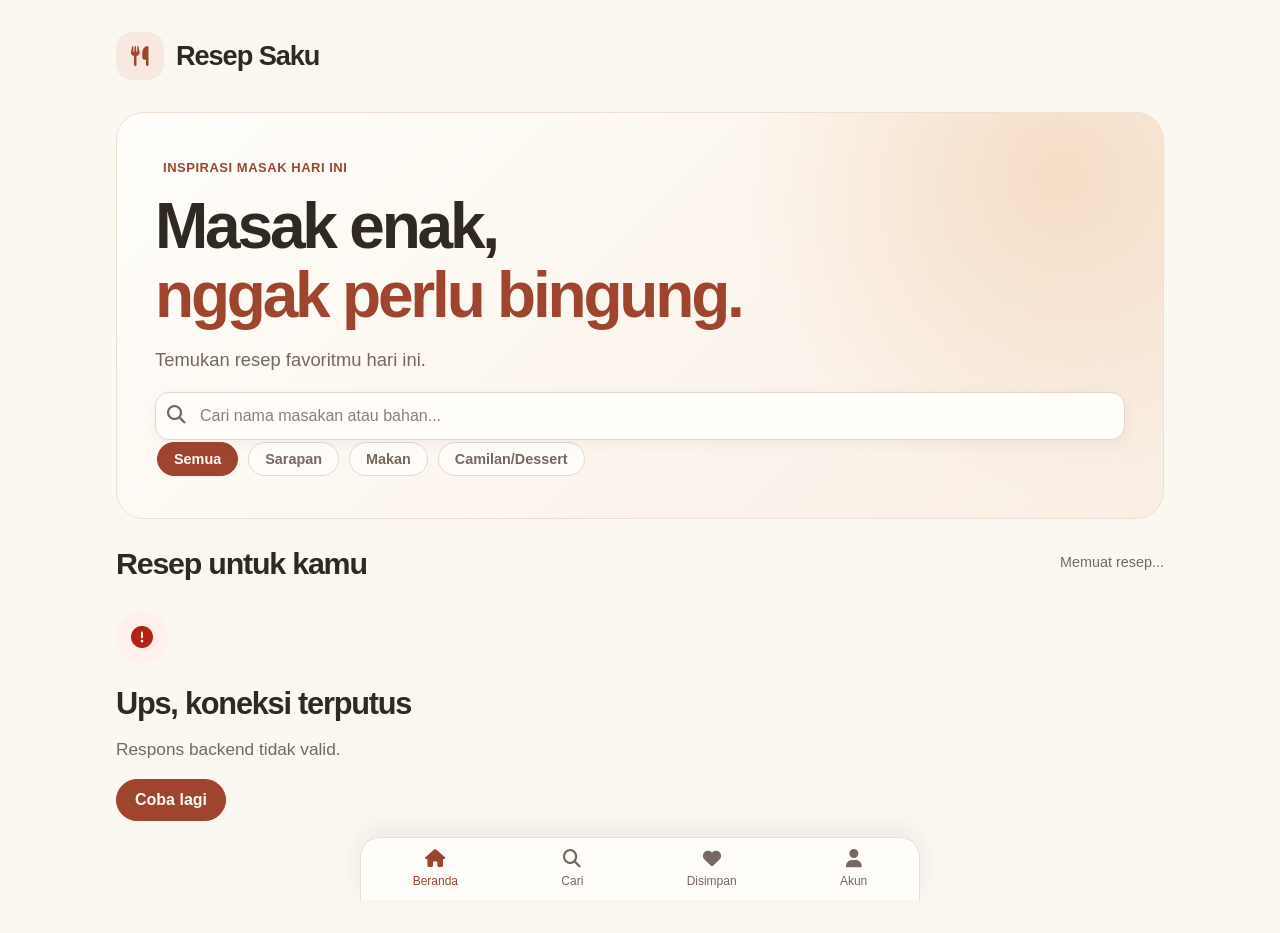
<file: index.html>
<!DOCTYPE html>
<html lang="id">
<head>
    <meta charset="UTF-8">
    <meta name="viewport" content="width=device-width, initial-scale=1.0">
    <meta name="description" content="Temukan resep masakan rumahan yang praktis dan mudah diikuti bersama Resep Saku.">
    <title>Resep Saku — Masak Enak, Nggak Perlu Bingung</title>
    <link rel="stylesheet" href="assets/css/style.css">
    <link rel="stylesheet" href="https://cdnjs.cloudflare.com/ajax/libs/font-awesome/6.4.0/css/all.min.css">
</head>
<body>
    <div class="app-container">
        <!-- Header -->
        <header class="page-header">
            <span class="brand-mark" aria-hidden="true"><i class="fas fa-utensils"></i></span>
            <h1>Resep Saku</h1>
        </header>

        <!-- Hero & Search -->
        <section class="hero-section">
            <span class="eyebrow"><i class="fas fa-sparkles" aria-hidden="true"></i> Inspirasi masak hari ini</span>
            <h2>Masak enak,<br><span>nggak perlu bingung.</span></h2>
            <p>Temukan resep favoritmu hari ini.</p>
            
            <label class="search-box">
                <i class="fas fa-search"></i>
                <input type="search" id="searchInput" placeholder="Cari nama masakan atau bahan..." autocomplete="off" aria-label="Cari resep">
            </label>

            <!-- Kategori -->
            <div class="category-tabs">
                <button class="tab-btn active" data-category="semua">Semua</button>
                <button class="tab-btn" data-category="Sarapan">Sarapan</button>
                <button class="tab-btn" data-category="Makan">Makan</button>
                <button class="tab-btn" data-category="Camilan">Camilan/Dessert</button>
            </div>
        </section>

        <!-- Hasil Resep -->
        <section class="recipes-section">
            <div class="section-header">
                <h3>Resep untuk kamu</h3>
                <span class="recipe-count" aria-live="polite">Memuat resep...</span>
            </div>

            <!-- Skeleton Loading -->
            <div id="loadingState" class="loading-container">
                <div class="skeleton-card"></div>
                <div class="skeleton-card"></div>
                <div class="skeleton-card"></div>
                <div class="skeleton-card"></div>
            </div>

            <!-- Daftar Resep -->
            <div id="recipesContainer" class="recipes-grid hidden">
                <!-- Diisi oleh JavaScript -->
            </div>

            <!-- Kosong / Tidak Ditemukan -->
            <div id="emptyState" class="state-container hidden">
                <div class="state-icon">
                    <i class="fas fa-search"></i>
                </div>
                <h3>Resep belum ditemukan</h3>
                <p>Coba kata kunci lain, misalnya "ayam", "telur", atau "sayur".</p>
                <button id="clearSearch" class="btn-primary">Hapus pencarian</button>
            </div>

            <!-- Error Koneksi -->
            <div id="errorState" class="state-container hidden">
                <div class="state-icon error">
                    <i class="fas fa-exclamation-circle"></i>
                </div>
                <h3>Ups, koneksi terputus</h3>
                <p>Kami belum bisa memuat resep. Periksa internet lalu coba lagi.</p>
                <button id="retryBtn" class="btn-primary">Coba lagi</button>
            </div>
        </section>

        <!-- Navigasi Bawah -->
        <nav class="bottom-nav">
            <a href="index.html" class="nav-item active">
                <i class="fas fa-home"></i>
                <span>Beranda</span>
            </a>
            <a href="#searchInput" class="nav-item">
                <i class="fas fa-search"></i>
                <span>Cari</span>
            </a>
            <a href="saved.html" class="nav-item">
                <i class="fas fa-heart"></i>
                <span>Disimpan</span>
            </a>
            <a href="login.html" class="nav-item">
                <i class="fas fa-user"></i>
                <span>Akun</span>
            </a>
        </nav>
    </div>

    <script src="assets/js/script.js"></script>
</body>
</html>
</file>
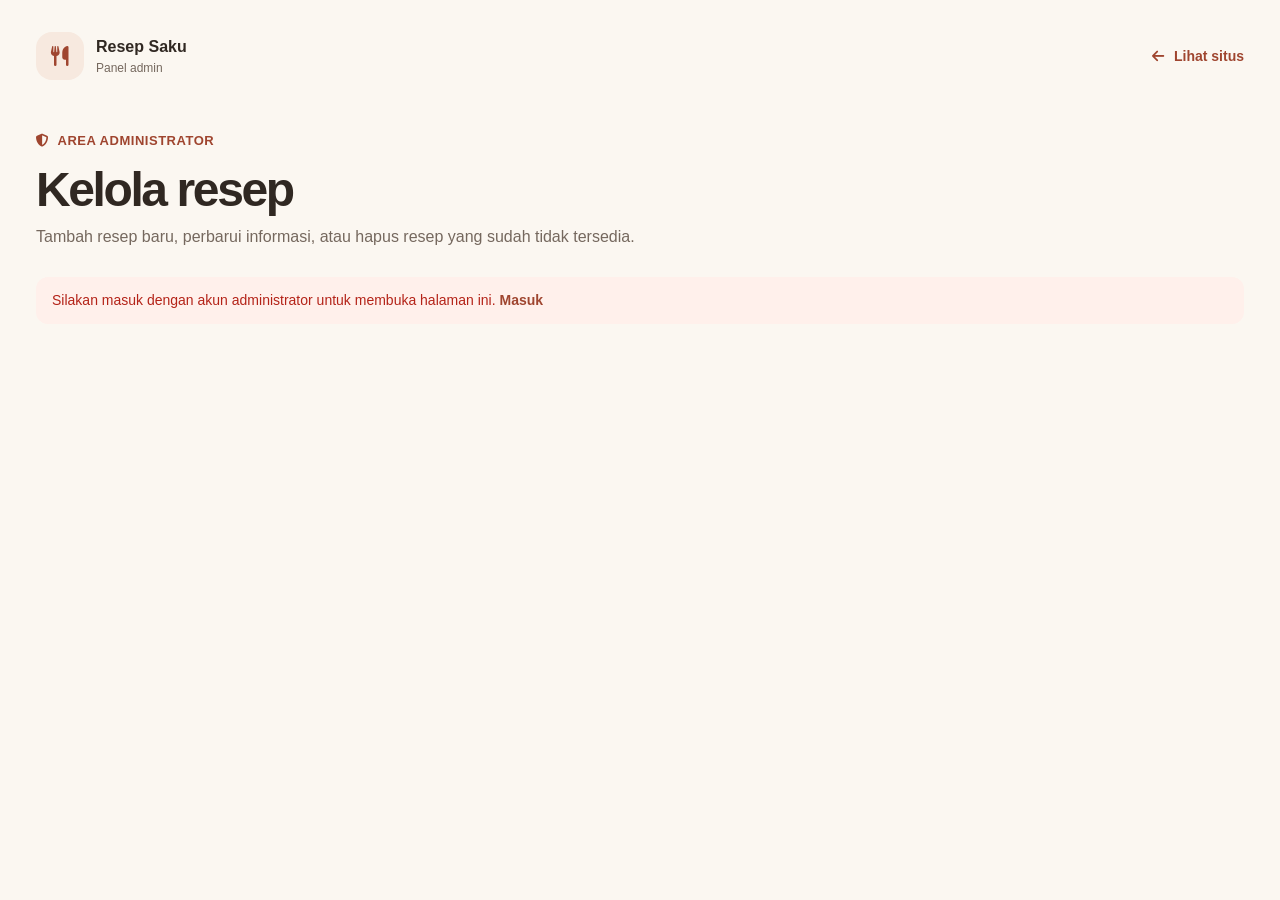
<file: admin.html>
<!DOCTYPE html>
<html lang="id">
<head>
    <meta charset="UTF-8">
    <meta name="viewport" content="width=device-width, initial-scale=1.0">
    <meta name="description" content="Kelola resep di Resep Saku.">
    <title>Kelola Resep — Resep Saku</title>
    <link rel="stylesheet" href="assets/css/style.css">
    <link rel="stylesheet" href="https://cdnjs.cloudflare.com/ajax/libs/font-awesome/6.4.0/css/all.min.css">
</head>
<body>
    <main class="app-container admin-container">
        <header class="admin-topbar">
            <a href="index.html" class="brand-link">
                <span class="brand-mark" aria-hidden="true"><i class="fas fa-utensils"></i></span>
                <span>Resep Saku <small>Panel admin</small></span>
            </a>
            <div class="admin-top-actions">
                <a href="index.html" class="admin-text-link"><i class="fas fa-arrow-left"></i> Lihat situs</a>
                <button type="button" id="adminLogout" class="btn-secondary hidden"><i class="fas fa-right-from-bracket"></i> Keluar</button>
            </div>
        </header>

        <section class="admin-intro">
            <p class="eyebrow"><i class="fas fa-shield-halved" aria-hidden="true"></i> Area administrator</p>
            <h1>Kelola resep</h1>
            <p>Tambah resep baru, perbarui informasi, atau hapus resep yang sudah tidak tersedia.</p>
        </section>

        <p id="adminStatus" class="admin-status hidden" role="status" aria-live="polite"></p>

        <section id="adminWorkspace" class="admin-layout hidden">
            <div class="admin-panel recipe-form-panel">
                <div class="admin-panel-heading">
                    <div>
                        <p class="eyebrow">Formulir resep</p>
                        <h2 id="recipeFormTitle">Tambah resep</h2>
                    </div>
                    <button type="button" id="resetRecipeForm" class="btn-secondary">Bersihkan</button>
                </div>

                <form id="adminRecipeForm">
                    <input type="hidden" id="adminRecipeId">
                    <div class="admin-form-grid">
                        <div class="form-group admin-span-2">
                            <label for="adminTitle">Nama resep</label>
                            <input type="text" id="adminTitle" maxlength="150" required>
                        </div>
                        <div class="form-group">
                            <label for="adminTime">Waktu (menit)</label>
                            <input type="number" id="adminTime" min="0" max="65535" value="15" required>
                        </div>
                        <div class="form-group">
                            <label for="adminCategory">Kategori</label>
                            <select id="adminCategory" required>
                                <option value="Sarapan">Sarapan</option>
                                <option value="Makan" selected>Makan</option>
                                <option value="Camilan">Camilan/Dessert</option>
                            </select>
                        </div>
                        <div class="form-group">
                            <label for="adminDifficulty">Tingkat kesulitan</label>
                            <select id="adminDifficulty" required>
                                <option value="Mudah" selected>Mudah</option>
                                <option value="Sedang">Sedang</option>
                                <option value="Sulit">Sulit</option>
                            </select>
                        </div>
                        <div class="form-group admin-span-2">
                            <label for="adminDescription">Deskripsi</label>
                            <textarea id="adminDescription" rows="3" maxlength="5000" placeholder="Ceritakan singkat tentang resep ini"></textarea>
                        </div>
                        <div class="form-group admin-span-2">
                            <label for="adminImageUrl">URL gambar</label>
                            <input type="text" id="adminImageUrl" maxlength="500" placeholder="assets/img/contoh.jpg atau URL gambar">
                            <small class="field-help">Saat mengubah resep, URL kosong akan mempertahankan gambar saat ini.</small>
                        </div>
                        <div class="form-group admin-span-2" id="adminUploadGroup">
                            <label for="adminImageFile">Atau unggah gambar (opsional, maks. 5 MB)</label>
                            <input type="file" id="adminImageFile" accept="image/jpeg,image/png,image/webp">
                        </div>
                    </div>

                    <div class="admin-list-editor">
                        <div class="admin-panel-heading compact">
                            <div><h3>Bahan</h3><p>Isi nama dan takaran setiap bahan.</p></div>
                            <button type="button" class="btn-secondary add-row-btn" data-add-row="ingredients"><i class="fas fa-plus"></i> Tambah</button>
                        </div>
                        <div id="adminIngredients" class="admin-dynamic-list"></div>
                    </div>

                    <div class="admin-list-editor">
                        <div class="admin-panel-heading compact">
                            <div><h3>Cara memasak</h3><p>Urutan langkah mengikuti posisi dari atas ke bawah.</p></div>
                            <button type="button" class="btn-secondary add-row-btn" data-add-row="instructions"><i class="fas fa-plus"></i> Tambah</button>
                        </div>
                        <div id="adminInstructions" class="admin-dynamic-list"></div>
                    </div>

                    <div class="admin-form-actions">
                        <button type="submit" id="saveRecipeBtn" class="btn-primary"><i class="fas fa-floppy-disk"></i> Simpan resep</button>
                        <button type="button" id="cancelEditBtn" class="btn-secondary hidden">Batal mengubah</button>
                    </div>
                </form>
            </div>

            <section class="admin-panel admin-recipe-list">
                <div class="admin-panel-heading">
                    <div>
                        <p class="eyebrow">Data resep</p>
                        <h2>Resep tersedia</h2>
                    </div>
                    <button type="button" id="refreshRecipes" class="icon-action" aria-label="Muat ulang daftar resep"><i class="fas fa-rotate"></i></button>
                </div>
                <label class="search-box admin-search">
                    <i class="fas fa-search" aria-hidden="true"></i>
                    <input type="search" id="adminSearch" placeholder="Cari nama resep..." autocomplete="off" aria-label="Cari resep untuk dikelola">
                </label>
                <p id="adminRecipeCount" class="admin-count">Memuat resep...</p>
                <div id="adminRecipeList" class="admin-recipe-items"></div>
            </section>
        </section>
    </main>

    <template id="ingredientRowTemplate">
        <div class="admin-field-row admin-ingredient-row">
            <input type="text" data-field="name" maxlength="150" placeholder="Nama bahan" aria-label="Nama bahan" required>
            <input type="text" data-field="amount" maxlength="100" placeholder="Takaran" aria-label="Takaran bahan" required>
            <button type="button" class="icon-action remove-row-btn" aria-label="Hapus bahan"><i class="fas fa-trash"></i></button>
        </div>
    </template>
    <template id="instructionRowTemplate">
        <div class="admin-field-row admin-instruction-row">
            <span class="step-number" aria-hidden="true"></span>
            <textarea data-field="description" rows="2" maxlength="10000" placeholder="Jelaskan langkah memasak" aria-label="Langkah memasak" required></textarea>
            <button type="button" class="icon-action remove-row-btn" aria-label="Hapus langkah"><i class="fas fa-trash"></i></button>
        </div>
    </template>

    <script src="assets/js/script.js"></script>
</body>
</html>
</file>
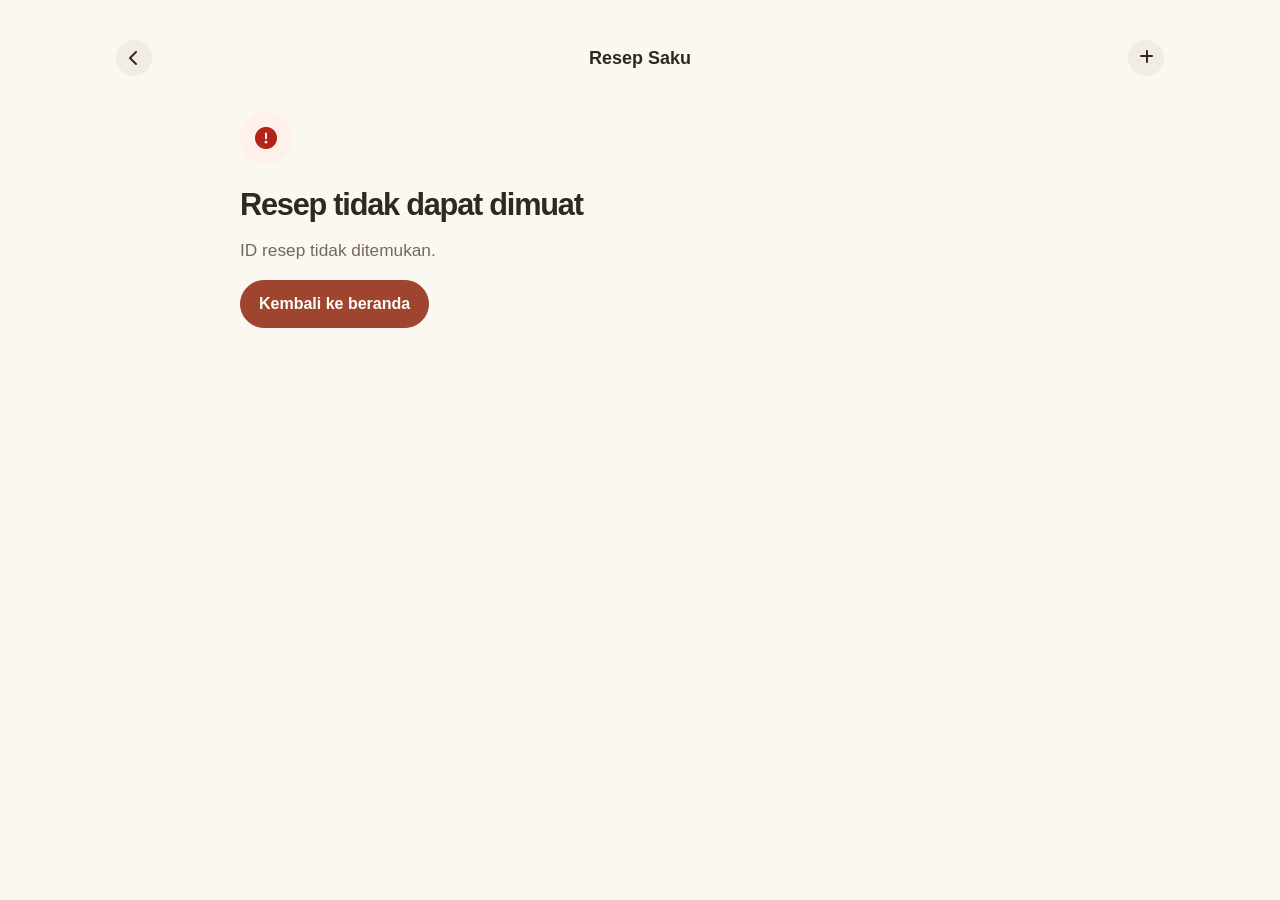
<file: detail.html>
<!DOCTYPE html>
<html lang="id">
<head>
    <meta charset="UTF-8">
    <meta name="viewport" content="width=device-width, initial-scale=1.0">
    <title>Detail Resep — Resep Saku</title>
    <link rel="stylesheet" href="assets/css/style.css">
    <link rel="stylesheet" href="https://cdnjs.cloudflare.com/ajax/libs/font-awesome/6.4.0/css/all.min.css">
</head>
<body>
    <div class="app-container">
        <header class="detail-header">
            <a href="index.html" class="back-btn"><i class="fas fa-chevron-left"></i></a>
            <h1>Resep Saku</h1>
            <button id="shareBtn" class="share-btn"><i class="fas fa-plus"></i></button>
        </header>

        <main class="detail-content">
            <a href="index.html" class="back-link">&larr; Kembali ke pencarian</a>

            <img id="recipeImage" src="assets/img/placeholder.svg" alt="Foto Resep" class="recipe-image">
            
            <div class="recipe-info">
                <h2 id="recipeTitle">Nasi Goreng Kampung</h2>
                <p id="recipeDesc">Praktis, gurih, cocok untuk menu sehari-hari.</p>
                
                <div class="recipe-meta">
                    <span class="tag time"><i class="fas fa-clock"></i> <span id="recipeTime">20 menit</span></span>
                    <span class="tag ingredients"><span id="recipeIngredientsCount">4 bahan</span></span>
                    <span class="tag difficulty" id="recipeDifficulty">Mudah</span>
                </div>
            </div>

            <div class="recipe-section">
                <h3>Bahan-bahan</h3>
                <p class="section-subtitle">4 bahan</p>
                <ul id="ingredientsList" class="ingredients-list">
                    <!-- Diisi JavaScript -->
                </ul>
            </div>

            <div class="recipe-section">
                <h3>Cara memasak</h3>
                <ol id="stepsList" class="steps-list">
                    <!-- Diisi JavaScript -->
                </ol>
            </div>
        </main>
    </div>

    <script src="assets/js/script.js"></script>
</body>
</html>
</file>
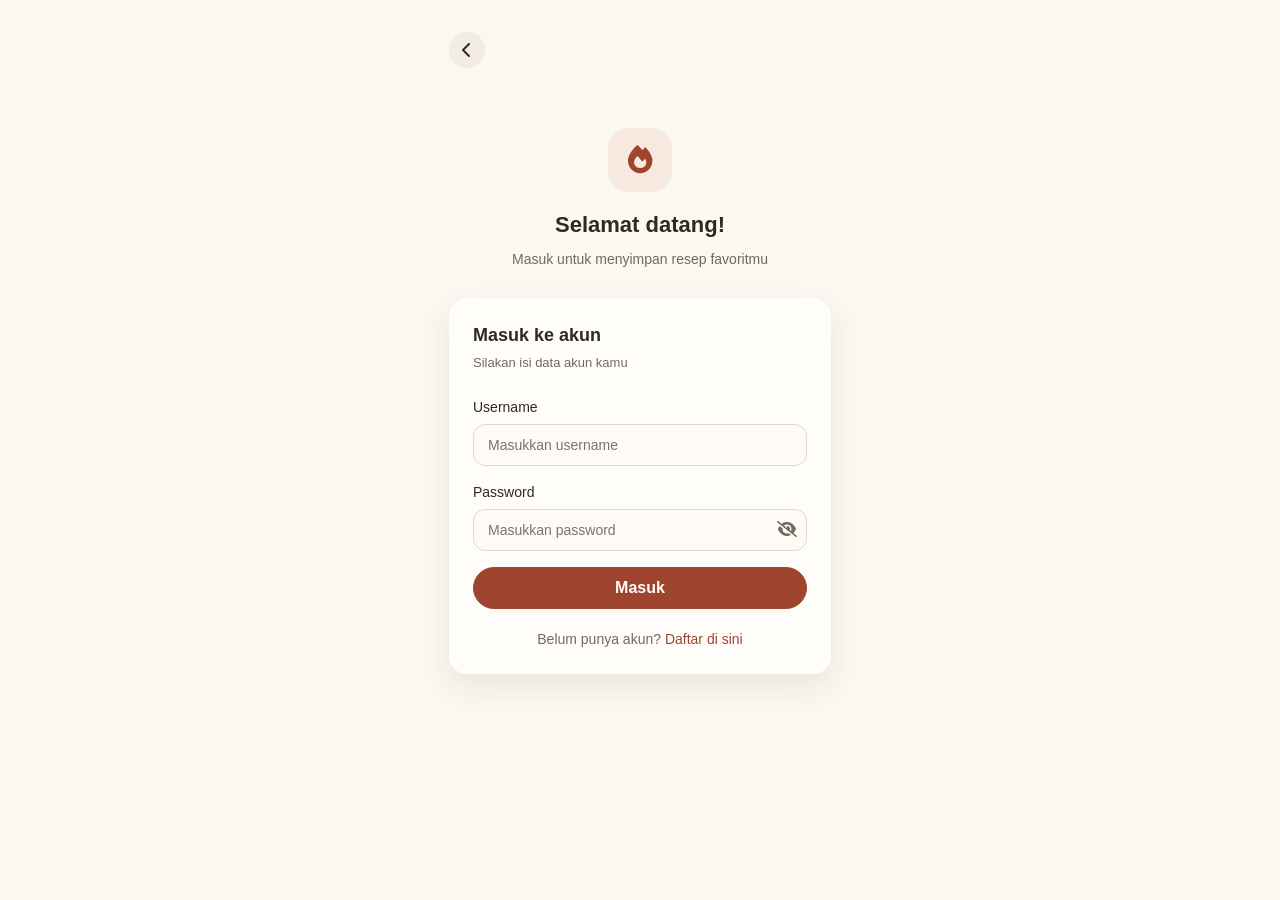
<file: login.html>
<!DOCTYPE html>
<html lang="id">
<head>
    <meta charset="UTF-8">
    <meta name="viewport" content="width=device-width, initial-scale=1.0">
    <title>Masuk — Resep Saku</title>
    <link rel="stylesheet" href="assets/css/style.css">
    <link rel="stylesheet" href="https://cdnjs.cloudflare.com/ajax/libs/font-awesome/6.4.0/css/all.min.css">
</head>
<body>
    <div class="auth-container">
        <!-- Tombol Kembali -->
        <a href="index.html" class="back-btn"><i class="fas fa-chevron-left"></i></a>

        <!-- Logo & Judul -->
        <div class="auth-header">
            <div class="logo-icon">
                <i class="fas fa-fire"></i>
            </div>
            <h1>Selamat datang!</h1>
            <p>Masuk untuk menyimpan resep favoritmu</p>
        </div>

        <!-- Form Login -->
        <div class="auth-card">
            <h2>Masuk ke akun</h2>
            <p class="subtext">Silakan isi data akun kamu</p>

            <form id="loginForm">
                <div class="form-group">
                    <label for="username">Username</label>
                    <input type="text" id="username" name="username" placeholder="Masukkan username" autocomplete="username" maxlength="50" required>
                </div>

                <div class="form-group">
                    <label for="password">Password</label>
                    <div class="password-wrapper">
                        <input type="password" id="password" name="password" placeholder="Masukkan password" autocomplete="current-password" required>
                        <button type="button" id="togglePassword" class="eye-btn" aria-label="Tampilkan password">
                            <i class="fas fa-eye-slash"></i>
                        </button>
                    </div>
                </div>

                <button type="submit" class="btn-primary full-width">Masuk</button>
            </form>

            <p class="auth-link">Belum punya akun? <a href="register.html">Daftar di sini</a></p>
        </div>
    </div>

    <script src="assets/js/script.js"></script>
</body>
</html>
</file>
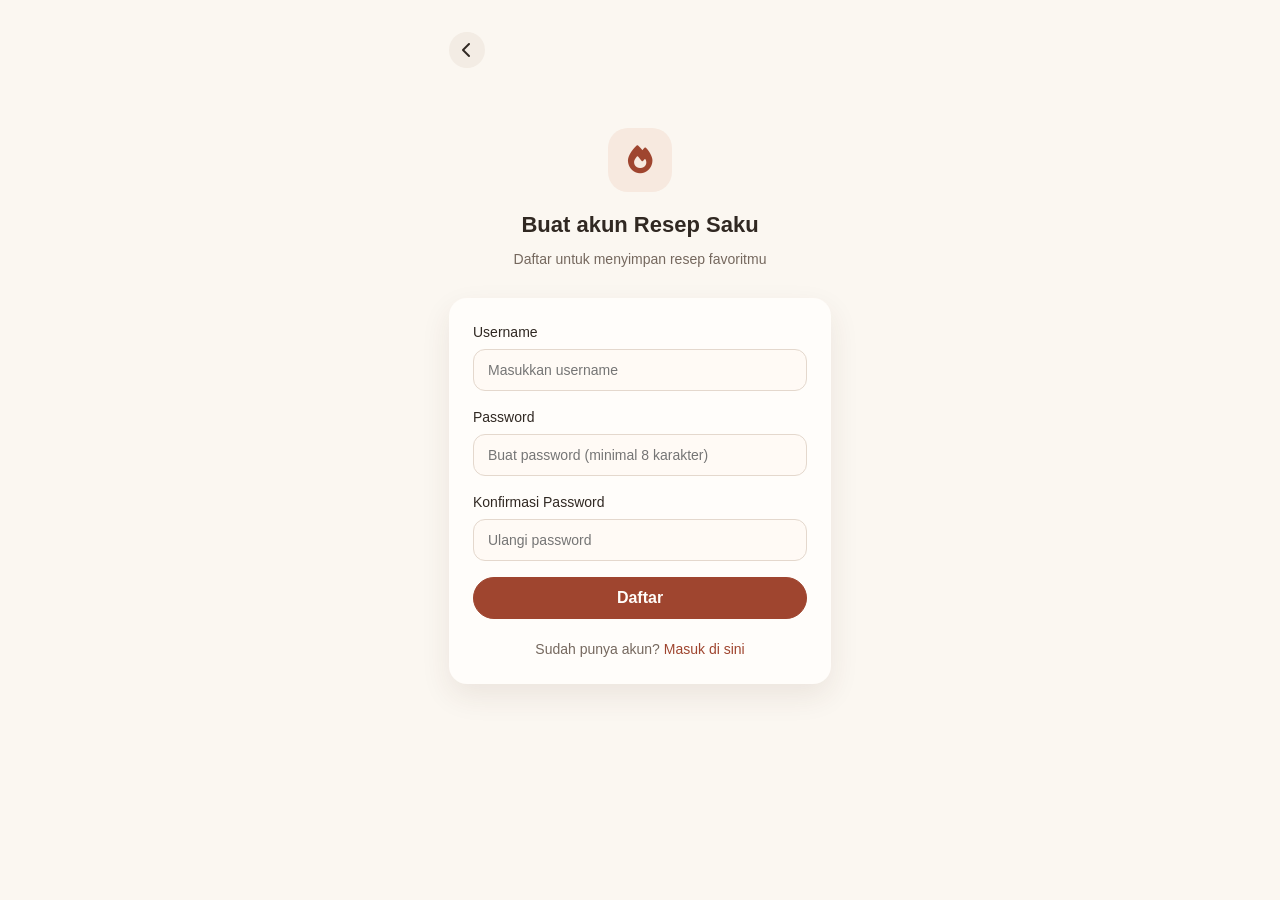
<file: register.html>
<!DOCTYPE html>
<html lang="id">
<head>
    <meta charset="UTF-8">
    <meta name="viewport" content="width=device-width, initial-scale=1.0">
    <title>Daftar — Resep Saku</title>
    <link rel="stylesheet" href="assets/css/style.css">
    <link rel="stylesheet" href="https://cdnjs.cloudflare.com/ajax/libs/font-awesome/6.4.0/css/all.min.css">
</head>
<body>
    <div class="auth-container">
        <a href="index.html" class="back-btn"><i class="fas fa-chevron-left"></i></a>

        <div class="auth-header">
            <div class="logo-icon">
                <i class="fas fa-fire"></i>
            </div>
            <h1>Buat akun Resep Saku</h1>
            <p>Daftar untuk menyimpan resep favoritmu</p>
        </div>

        <div class="auth-card">
            <form id="registerForm">
                <div class="form-group">
                    <label for="reg-username">Username</label>
                    <input type="text" id="reg-username" name="username" placeholder="Masukkan username" autocomplete="username" maxlength="50" required>
                </div>

                <div class="form-group">
                    <label for="reg-password">Password</label>
                    <input type="password" id="reg-password" name="password" placeholder="Buat password (minimal 8 karakter)" autocomplete="new-password" minlength="8" maxlength="72" required>
                </div>

                <div class="form-group">
                    <label for="confirm-password">Konfirmasi Password</label>
                    <input type="password" id="confirm-password" placeholder="Ulangi password" autocomplete="new-password" minlength="8" maxlength="72" required>
                </div>

                <button type="submit" class="btn-primary full-width">Daftar</button>
            </form>

            <p class="auth-link">Sudah punya akun? <a href="login.html">Masuk di sini</a></p>
        </div>
    </div>

    <script src="assets/js/script.js"></script>
</body>
</html>
</file>
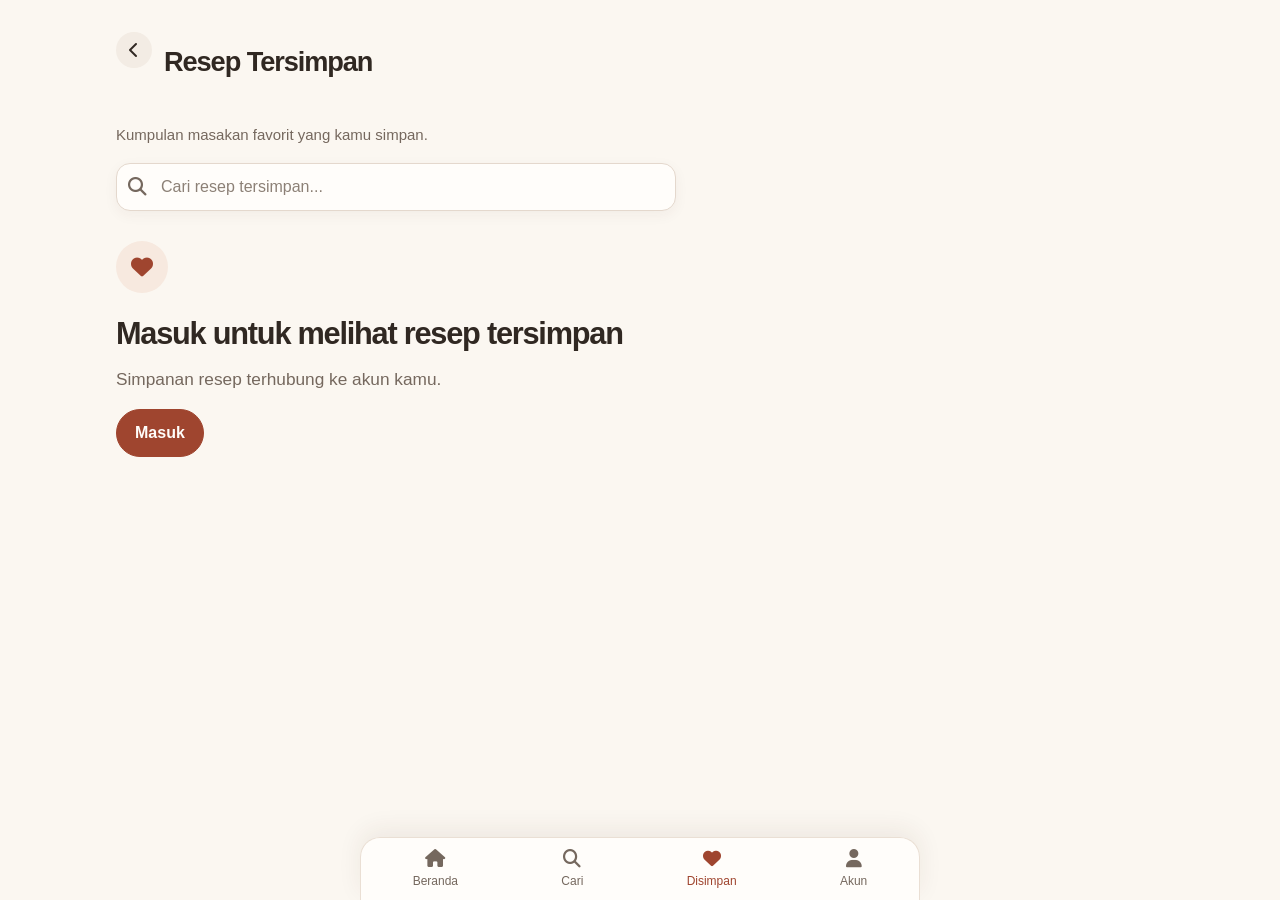
<file: saved.html>
<!DOCTYPE html>
<html lang="id">
<head>
    <meta charset="UTF-8">
    <meta name="viewport" content="width=device-width, initial-scale=1.0">
    <title>Resep Tersimpan — Resep Saku</title>
    <link rel="stylesheet" href="assets/css/style.css">
    <link rel="stylesheet" href="https://cdnjs.cloudflare.com/ajax/libs/font-awesome/6.4.0/css/all.min.css">
</head>
<body>
    <div class="app-container">
        <header class="page-header">
            <a href="index.html" class="back-btn"><i class="fas fa-chevron-left"></i></a>
            <h1>Resep Tersimpan</h1>
        </header>

        <p class="page-subtitle">Kumpulan masakan favorit yang kamu simpan.</p>

        <div class="search-box small">
            <i class="fas fa-search"></i>
            <input type="text" id="savedSearch" placeholder="Cari resep tersimpan...">
        </div>

        <!-- Kosong -->
        <div id="emptySaved" class="state-container">
            <div class="state-icon heart">
                <i class="fas fa-heart"></i>
            </div>
            <h3>Belum ada resep tersimpan</h3>
            <p>Yuk, temukan resep yang ingin kamu coba.</p>
            <a href="index.html" class="btn-primary">Jelajahi Resep</a>
        </div>

        <!-- Daftar Tersimpan -->
        <div id="savedRecipes" class="recipes-grid hidden">
            <!-- Diisi JavaScript -->
        </div>

        <nav class="bottom-nav">
            <a href="index.html" class="nav-item">
                <i class="fas fa-home"></i>
                <span>Beranda</span>
            </a>
            <a href="#" class="nav-item">
                <i class="fas fa-search"></i>
                <span>Cari</span>
            </a>
            <a href="saved.html" class="nav-item active">
                <i class="fas fa-heart"></i>
                <span>Disimpan</span>
            </a>
            <a href="login.html" class="nav-item">
                <i class="fas fa-user"></i>
                <span>Akun</span>
            </a>
        </nav>
    </div>

    <script src="assets/js/script.js"></script>
</body>
</html>
</file>
<file: assets/css/style.css>
/* ==== GLOBAL ==== */
:root {
    --primary: #9f452f;
    --primary-light: #f7e9df;
    --secondary: #f3ece4;
    --text: #302822;
    --text-light: #75685e;
    --border: #e4d8cd;
    --error: #fff0eb;
    --error-text: #b42318;
    --white: #fffdfa;
    --shadow: 0 12px 30px rgba(77, 48, 32, 0.09);
    --radius: 18px;
}

* {
    margin: 0;
    padding: 0;
    box-sizing: border-box;
    font-family: 'Segoe UI', Tahoma, Geneva, Verdana, sans-serif;
}

html {
    scroll-behavior: smooth;
}

body {
    background: #fbf7f1;
    color: var(--text);
    line-height: 1.5;
    min-height: 100vh;
}

.hidden { display: none !important; }

a { text-decoration: none; color: inherit; }
button { cursor: pointer; border: none; font-family: inherit; }
button:focus-visible,
a:focus-visible,
input:focus-visible {
    outline: 3px solid rgba(159, 69, 47, 0.3);
    outline-offset: 3px;
}

/* ==== KONTAINER ==== */
.app-container {
    max-width: 1120px;
    margin: 0 auto;
    min-height: 100vh;
    background: transparent;
    position: relative;
    padding: 32px 36px 112px;
}

.auth-container {
    max-width: 430px;
    margin: 0 auto;
    min-height: 100vh;
    padding: 32px 24px;
}

/* ==== TOMBOL UMUM ==== */
.btn-primary {
    display: inline-flex;
    align-items: center;
    justify-content: center;
    background: var(--primary);
    color: var(--white);
    border: 1px solid var(--primary);
    padding: 11px 18px;
    border-radius: 999px;
    font-size: 1rem;
    font-weight: 600;
    transition: background 0.2s, transform 0.2s, box-shadow 0.2s;
}
.btn-primary:hover {
    background: #853722;
    box-shadow: 0 6px 16px rgba(159, 69, 47, 0.2);
    transform: translateY(-1px);
}
.btn-primary:disabled { cursor: wait; opacity: 0.7; }
.full-width { width: 100%; }

.back-btn {
    display: inline-flex;
    align-items: center;
    justify-content: center;
    width: 36px;
    height: 36px;
    border-radius: 50%;
    background: var(--secondary);
    color: var(--text);
    margin-bottom: 24px;
    flex: 0 0 auto;
}

/* ==== HEADER HALAMAN ==== */
.page-header {
    padding: 0;
    display: flex;
    align-items: center;
    gap: 12px;
    margin-bottom: 32px;
}
.page-header h1 {
    font-size: clamp(1.35rem, 2.8vw, 1.7rem);
    font-weight: 750;
    letter-spacing: -0.04em;
    line-height: 1.2;
}
.page-subtitle {
    padding: 0 0 16px;
    color: var(--text-light);
    font-size: 15px;
}
.brand-mark,
.logo-icon {
    width: 48px;
    height: 48px;
    border-radius: 16px;
    background: var(--primary-light);
    color: var(--primary);
    display: inline-flex;
    align-items: center;
    justify-content: center;
    font-size: 20px;
}
.eyebrow {
    display: inline-flex;
    align-items: center;
    gap: 8px;
    margin-bottom: 14px;
    color: var(--primary);
    font-size: 13px;
    font-weight: 700;
    letter-spacing: 0.04em;
    text-transform: uppercase;
}

/* ==== LOGO & AUTH ==== */
.auth-header { text-align: center; margin: 36px 0 28px; }
.logo-icon {
    width: 64px;
    height: 64px;
    border-radius: 20px;
    background: var(--primary-light);
    color: var(--primary);
    display: flex;
    align-items: center;
    justify-content: center;
    font-size: 28px;
    margin: 0 auto 16px;
}
.auth-header h1 {
    font-size: 22px;
    font-weight: 600;
    margin-bottom: 8px;
}
.auth-header p {
    color: var(--text-light);
    font-size: 14px;
}

.auth-card {
    background: var(--white);
    border-radius: var(--radius);
    padding: 24px;
    box-shadow: var(--shadow);
}
.auth-card h2 {
    font-size: 18px;
    font-weight: 600;
    margin-bottom: 4px;
}
.subtext {
    color: var(--text-light);
    font-size: 13px;
    margin-bottom: 24px;
}

/* ==== FORM ==== */
.form-group {
    margin-bottom: 16px;
}
.form-group label {
    display: block;
    font-size: 14px;
    font-weight: 500;
    margin-bottom: 6px;
    color: var(--text);
}
.form-group input {
    width: 100%;
    padding: 12px 14px;
    border: 1px solid var(--border);
    border-radius: 12px;
    background: #fffaf5;
    font-size: 14px;
    transition: 0.2s;
}
.form-group input:focus {
    border-color: var(--primary);
    background: var(--white);
    box-shadow: 0 0 0 3px rgba(159, 69, 47, 0.12);
}

.password-wrapper {
    position: relative;
}
.password-wrapper input {
    padding-right: 44px;
}
.eye-btn {
    position: absolute;
    right: 10px;
    top: 50%;
    transform: translateY(-50%);
    background: transparent;
    color: var(--text-light);
    font-size: 16px;
}

.divider {
    text-align: center;
    margin: 20px 0;
    color: var(--text-light);
    font-size: 13px;
    position: relative;
}
.divider::before,
.divider::after {
    content: "";
    position: absolute;
    top: 50%;
    width: 40%;
    height: 1px;
    background: var(--border);
}
.divider::before { left: 0; }
.divider::after { right: 0; }

.btn-google {
    display: flex;
    align-items: center;
    justify-content: center;
    gap: 10px;
    background: var(--white);
    border: 1px solid var(--border);
    color: var(--text);
    padding: 11px;
    border-radius: 8px;
    font-size: 15px;
    transition: 0.2s;
}
.btn-google:hover {
    background: #faf4ed;
}
.btn-google i {
    font-size: 18px;
    color: #4285F4;
}

.auth-link {
    text-align: center;
    margin-top: 20px;
    font-size: 14px;
    color: var(--text-light);
}
.auth-link a {
    color: var(--primary);
    font-weight: 500;
}

/* ==== HERO & SEARCH ==== */
.hero-section {
    padding: 38px;
    margin-bottom: 24px;
    border: 1px solid #efdfd2;
    border-radius: 28px;
    background:
        radial-gradient(circle at 90% 15%, rgba(239, 197, 158, 0.48), transparent 32%),
        linear-gradient(135deg, #fffefa 0%, #f9eee4 100%);
}
.hero-section h2 {
    font-size: clamp(2.4rem, 5vw, 4.1rem);
    line-height: 1.08;
    letter-spacing: -0.05em;
    margin: 0 0 16px;
    font-weight: 700;
    color: var(--text);
}
.hero-section h2 span { color: var(--primary); }
.hero-section p {
    color: var(--text-light);
    font-size: 1.15rem;
    margin-bottom: 18px;
}

.search-box {
    position: relative;
    margin-bottom: 18px;
    max-width: 560px;
}
.search-box.small {
    margin: 0 0 18px;
}
.search-box i {
    position: absolute;
    left: 12px;
    top: 50%;
    transform: translateY(-50%);
    color: var(--text-light);
    font-size: 1.15rem;
}
.search-box input {
    width: 100%;
    padding: 14px 16px 14px 44px;
    border: 1px solid var(--border);
    border-radius: 14px;
    background: var(--white);
    font-size: 1rem;
    color: var(--text);
    box-shadow: 0 4px 14px rgba(77, 48, 32, 0.05);
}
.search-box input::placeholder {
    color: #8c8076;
}
.search-box input:focus {
    border-color: var(--primary);
    box-shadow: 0 0 0 3px rgba(159, 69, 47, 0.12);
}

.category-tabs {
    display: flex;
    gap: 10px;
    overflow-x: auto;
    padding: 2px 2px 4px;
    max-width: 560px;
}
.category-tabs::-webkit-scrollbar {
    display: none;
}
.tab-btn {
    padding: 8px 16px;
    border-radius: 999px;
    background: var(--white);
    border: 1px solid var(--border);
    color: var(--text-light);
    font-size: 0.9rem;
    font-weight: 600;
    white-space: nowrap;
    transition: 0.2s;
}
.tab-btn:hover { border-color: var(--primary); color: var(--primary); }
.tab-btn.active {
    background: var(--primary);
    border-color: var(--primary);
    color: var(--white);
}

/* ==== RESEP ==== */
.recipes-section {
    padding: 0;
    margin-top: 26px;
}
.section-header {
    display: flex;
    justify-content: space-between;
    align-items: center;
    margin-bottom: 18px;
    gap: 12px;
}
.section-header h3 {
    font-size: clamp(1.45rem, 2.6vw, 1.9rem);
    font-weight: 700;
    line-height: 1.2;
    letter-spacing: -0.04em;
}
.recipe-count {
    font-size: 0.9rem;
    color: var(--text-light);
}

.recipes-grid {
    display: grid;
    grid-template-columns: repeat(3, minmax(0, 1fr));
    gap: 20px;
}
.recipe-card {
    background: var(--white);
    border-radius: var(--radius);
    overflow: hidden;
    box-shadow: var(--shadow);
    cursor: pointer;
    transition: 0.2s;
    position: relative;
}
.recipe-card:hover {
    transform: translateY(-4px);
    box-shadow: 0 18px 34px rgba(77, 48, 32, 0.14);
}
.recipe-card img {
    width: 100%;
    height: 190px;
    object-fit: cover;
    display: block;
}
.recipe-card-link { display: block; min-width: 0; }
.recipe-card h4 {
    font-size: 16px;
    padding: 14px 16px 4px;
    line-height: 1.35;
}
.recipe-card p {
    font-size: 13px;
    color: var(--text-light);
    padding: 0 16px 16px;
}
.recipe-card .difficulty {
    position: absolute;
    top: 12px;
    left: 12px;
    background: var(--white);
    color: var(--primary);
    font-size: 11px;
    font-weight: 700;
    padding: 5px 10px;
    border-radius: 999px;
}
.bookmark-btn {
    position: absolute;
    top: 10px;
    right: 10px;
    width: 38px;
    height: 38px;
    border-radius: 50%;
    background: rgba(255,253,250,0.96);
    display: flex;
    align-items: center;
    justify-content: center;
    color: var(--text-light);
    font-size: 15px;
}
.bookmark-btn .fas {
    color: #d64c50;
}
.bookmark-btn:disabled { cursor: wait; opacity: 0.65; }

/* ==== LOADING ==== */
.loading-container {
    display: grid;
    grid-template-columns: repeat(3, minmax(0, 1fr));
    gap: 20px;
}
.skeleton-card {
    height: 250px;
    background: linear-gradient(90deg, #f3ece4 25%, #e8ddd1 50%, #f3ece4 75%);
    background-size: 200% 100%;
    border-radius: var(--radius);
    animation: shimmer 1.5s infinite;
}
@keyframes shimmer {
    0% { background-position: 200% 0; }
    100% { background-position: -200% 0; }
}

/* ==== STATE: KOSONG & ERROR ==== */
.state-container {
    text-align: left;
    padding: 12px 0 0;
    max-width: 700px;
}
.state-icon {
    width: 52px;
    height: 52px;
    border-radius: 50%;
    background: var(--primary-light);
    color: var(--primary);
    display: flex;
    align-items: center;
    justify-content: center;
    font-size: 22px;
    margin: 0 0 18px;
}
.state-icon.error {
    background: var(--error);
    color: var(--error-text);
}
.state-icon.heart {
    background: var(--primary-light);
    color: var(--primary);
}
.state-container h3 {
    font-size: clamp(1.8rem, 2.4vw, 2.5rem);
    margin-bottom: 10px;
    font-weight: 700;
    letter-spacing: -0.04em;
}
.state-container p {
    font-size: 1.08rem;
    color: var(--text-light);
    margin-bottom: 18px;
    line-height: 1.4;
}

/* ==== DETAIL RESEP ==== */
.detail-header {
    padding: 8px 0 24px;
    display: flex;
    align-items: center;
    justify-content: space-between;
}
.detail-header .back-btn { margin-bottom: 0; }
.detail-header h1 {
    font-size: 18px;
    font-weight: 600;
}
.share-btn {
    width: 36px;
    height: 36px;
    border-radius: 50%;
    background: var(--secondary);
    color: var(--text);
    font-size: 16px;
}
.detail-content {
    max-width: 800px;
    margin: 0 auto;
    padding: 0 0 40px;
}
.back-link {
    font-size: 14px;
    color: var(--primary);
    display: inline-block;
    margin-bottom: 16px;
}
.recipe-image {
    width: 100%;
    height: clamp(240px, 42vw, 440px);
    object-fit: cover;
    border-radius: 24px;
    margin-bottom: 20px;
}
.recipe-info h2 {
    font-size: clamp(1.8rem, 4vw, 2.5rem);
    margin-bottom: 6px;
}
.recipe-info p {
    color: var(--text-light);
    font-size: 14px;
    margin-bottom: 16px;
}
.recipe-meta {
    display: flex;
    gap: 10px;
    flex-wrap: wrap;
    margin-bottom: 28px;
}
.tag {
    display: inline-flex;
    align-items: center;
    gap: 6px;
    background: var(--primary-light);
    color: var(--primary);
    padding: 6px 12px;
    border-radius: 20px;
    font-size: 13px;
}
.recipe-meta .difficulty {
    position: static;
    background: var(--primary-light);
    color: var(--primary);
}

.recipe-section {
    margin-bottom: 28px;
}
.recipe-section h3 {
    font-size: 17px;
    margin-bottom: 8px;
}
.section-subtitle {
    font-size: 13px;
    color: var(--text-light);
    margin-bottom: 12px;
}
.ingredients-list {
    list-style: none;
}
.ingredients-list li {
    padding: 8px 0;
    border-bottom: 1px solid var(--border);
    font-size: 14px;
    display: flex;
    justify-content: space-between;
}
.steps-list {
    list-style: none;
    counter-reset: step;
}
.steps-list li {
    counter-increment: step;
    padding: 12px 0;
    border-bottom: 1px solid var(--border);
    font-size: 14px;
    position: relative;
    padding-left: 32px;
}
.steps-list li::before {
    content: counter(step);
    position: absolute;
    left: 0;
    top: 12px;
    width: 24px;
    height: 24px;
    background: var(--primary);
    color: var(--white);
    border-radius: 50%;
    display: flex;
    align-items: center;
    justify-content: center;
    font-size: 12px;
    font-weight: 600;
}

/* ==== NAVIGASI BAWAH ==== */
.bottom-nav {
    position: fixed;
    bottom: 0;
    left: 50%;
    transform: translateX(-50%);
    width: 100%;
    max-width: 560px;
    background: rgba(255, 253, 250, 0.97);
    border: 1px solid #eadfd4;
    border-bottom: 0;
    border-radius: 20px 20px 0 0;
    display: flex;
    justify-content: space-around;
    padding: 12px 0 max(10px, env(safe-area-inset-bottom));
    box-shadow: 0 -8px 24px rgba(77, 48, 32, 0.07);
    z-index: 100;
}
.nav-item {
    display: flex;
    flex-direction: column;
    align-items: center;
    gap: 4px;
    font-size: 12px;
    color: var(--text-light);
    transition: 0.2s;
}
.nav-item i {
    font-size: 18px;
}
.nav-item.active {
    color: var(--primary);
}

@media (min-width: 1100px) {
    .recipes-grid,
    .loading-container { grid-template-columns: repeat(4, minmax(0, 1fr)); }
}

@media (max-width: 760px) {
    .app-container { padding: 24px 20px 108px; }
    .hero-section { padding: 28px 24px; border-radius: 22px; }
    .recipes-grid,
    .loading-container { grid-template-columns: repeat(2, minmax(0, 1fr)); gap: 14px; }
    .recipe-card img { height: 160px; }
}

@media (max-width: 480px) {
    .app-container { padding: 20px 16px 104px; }
    .page-header { margin-bottom: 24px; }
    .hero-section { padding: 24px 18px; }
    .hero-section h2 { font-size: clamp(2rem, 10vw, 2.8rem); }
    .hero-section p { font-size: 1rem; }
    .recipes-grid,
    .loading-container { gap: 12px; }
    .recipe-card img { height: 128px; }
    .recipe-card h4 { font-size: 14px; padding: 12px 12px 4px; }
    .recipe-card p { font-size: 11px; padding: 0 12px 12px; }
    .recipe-card .difficulty { top: 8px; left: 8px; }
    .bookmark-btn { top: 7px; right: 7px; width: 34px; height: 34px; }
    .section-header { align-items: flex-start; }
    .section-header h3 { font-size: 1.35rem; }
    .recipe-count { font-size: 0.8rem; white-space: nowrap; padding-top: 4px; }
    .detail-header { padding-top: 0; }
    .recipe-image { height: 250px; border-radius: 18px; }
    .auth-container { padding: 24px 18px; }
    .auth-header { margin: 24px 0; }
}

@media (prefers-reduced-motion: reduce) {
    *,
    *::before,
    *::after {
        scroll-behavior: auto !important;
        animation-duration: 0.01ms !important;
        animation-iteration-count: 1 !important;
        transition-duration: 0.01ms !important;
    }
}

/* ==== ADMIN ==== */
.admin-container { max-width: 1280px; }
.admin-topbar,
.admin-top-actions,
.brand-link,
.admin-panel-heading,
.admin-form-actions {
    display: flex;
    align-items: center;
}
.admin-topbar,
.admin-panel-heading { justify-content: space-between; gap: 16px; }
.admin-topbar { margin-bottom: 48px; }
.brand-link { gap: 12px; font-size: 16px; font-weight: 750; }
.brand-link .brand-mark { flex: 0 0 auto; }
.brand-link small { display: block; color: var(--text-light); font-size: 12px; font-weight: 500; }
.admin-top-actions { gap: 16px; }
.admin-text-link { color: var(--primary); font-size: 14px; font-weight: 600; }
.admin-text-link i { margin-right: 6px; }
.btn-secondary,
.icon-action {
    display: inline-flex;
    align-items: center;
    justify-content: center;
    gap: 8px;
    min-height: 40px;
    padding: 9px 14px;
    border: 1px solid var(--border);
    border-radius: 999px;
    background: var(--white);
    color: var(--text);
    font-size: 13px;
    font-weight: 600;
    transition: 0.2s;
}
.btn-secondary:hover,
.icon-action:hover { border-color: var(--primary); color: var(--primary); }
.icon-action { width: 40px; padding: 0; flex: 0 0 auto; }
.admin-intro { margin-bottom: 28px; }
.admin-intro h1 {
    margin-bottom: 8px;
    font-size: clamp(2rem, 5vw, 3rem);
    line-height: 1.1;
    letter-spacing: -0.05em;
}
.admin-intro > p:last-child { color: var(--text-light); }
.admin-status {
    margin-bottom: 20px;
    padding: 13px 16px;
    border-radius: 12px;
    background: var(--primary-light);
    color: var(--primary);
    font-size: 14px;
}
.admin-status.error { background: var(--error); color: var(--error-text); }
.admin-layout { display: grid; grid-template-columns: minmax(0, 1.35fr) minmax(280px, 0.8fr); gap: 22px; align-items: start; }
.admin-panel { min-width: 0; padding: 24px; border: 1px solid #efdfd2; border-radius: 20px; background: var(--white); box-shadow: var(--shadow); }
.admin-panel-heading { margin-bottom: 22px; }
.admin-panel-heading h2 { font-size: 1.25rem; letter-spacing: -0.03em; }
.admin-panel-heading .eyebrow { margin-bottom: 5px; font-size: 11px; }
.admin-panel-heading.compact { margin-bottom: 12px; }
.admin-panel-heading.compact h3 { font-size: 1rem; }
.admin-panel-heading.compact p { margin-top: 3px; color: var(--text-light); font-size: 12px; }
.admin-form-grid { display: grid; grid-template-columns: repeat(2, minmax(0, 1fr)); gap: 0 14px; }
.admin-span-2 { grid-column: 1 / -1; }
.form-group select,
.form-group textarea {
    width: 100%;
    padding: 12px 14px;
    border: 1px solid var(--border);
    border-radius: 12px;
    background: #fffaf5;
    color: var(--text);
    font: inherit;
    font-size: 14px;
}
.form-group textarea { resize: vertical; }
.form-group select:focus,
.form-group textarea:focus { border-color: var(--primary); outline: 3px solid rgba(159, 69, 47, 0.12); }
.form-group input[type="file"] { padding: 10px; background: var(--white); }
.field-help { display: block; margin-top: 6px; color: var(--text-light); font-size: 12px; }
.admin-list-editor { margin: 22px 0; }
.admin-field-row { display: grid; gap: 9px; align-items: start; margin-bottom: 10px; }
.admin-ingredient-row { grid-template-columns: minmax(0, 1.2fr) minmax(100px, 0.8fr) 40px; }
.admin-instruction-row { grid-template-columns: 30px minmax(0, 1fr) 40px; }
.admin-field-row input,
.admin-field-row textarea {
    width: 100%;
    min-width: 0;
    padding: 10px 12px;
    border: 1px solid var(--border);
    border-radius: 10px;
    background: #fffaf5;
    color: var(--text);
    font: inherit;
    font-size: 13px;
}
.admin-field-row textarea { resize: vertical; }
.step-number {
    display: grid;
    width: 28px;
    height: 28px;
    place-items: center;
    border-radius: 50%;
    background: var(--primary-light);
    color: var(--primary);
    font-size: 12px;
    font-weight: 700;
}
.remove-row-btn { color: var(--error-text); }
.admin-form-actions { gap: 10px; margin-top: 24px; }
.admin-form-actions button { min-height: 44px; }
.admin-search { max-width: none; margin-bottom: 12px; }
.admin-search input { padding-top: 11px; padding-bottom: 11px; font-size: 14px; }
.admin-count { margin-bottom: 12px; color: var(--text-light); font-size: 12px; }
.admin-recipe-items { display: grid; gap: 10px; }
.admin-recipe-item {
    display: flex;
    justify-content: space-between;
    align-items: center;
    gap: 12px;
    padding: 13px;
    border: 1px solid #f0e8df;
    border-radius: 14px;
    background: #fffaf5;
}
.admin-recipe-item h3 { overflow-wrap: anywhere; font-size: 14px; line-height: 1.35; }
.admin-recipe-item p { margin-top: 4px; color: var(--text-light); font-size: 12px; }
.admin-recipe-actions { display: flex; gap: 6px; flex: 0 0 auto; }
.admin-recipe-actions .icon-action { width: 36px; min-height: 36px; height: 36px; }
.admin-empty { padding: 24px 12px; color: var(--text-light); text-align: center; font-size: 14px; }
.admin-container .admin-workspace-status { padding: 28px 0; color: var(--text-light); }

@media (max-width: 900px) {
    .admin-layout { grid-template-columns: 1fr; }
    .admin-recipe-list { grid-row: 1; }
    .admin-recipe-items { grid-template-columns: repeat(2, minmax(0, 1fr)); }
}

@media (max-width: 560px) {
    .admin-container { padding: 18px 14px 40px; }
    .admin-topbar { align-items: flex-start; margin-bottom: 34px; }
    .admin-top-actions { align-items: flex-end; flex-direction: column-reverse; gap: 10px; }
    .admin-text-link { font-size: 12px; }
    .admin-panel { padding: 18px 14px; border-radius: 16px; }
    .admin-panel-heading { gap: 10px; }
    .admin-form-grid { grid-template-columns: 1fr; }
    .admin-span-2 { grid-column: auto; }
    .admin-recipe-items { grid-template-columns: 1fr; }
    .admin-ingredient-row { grid-template-columns: minmax(0, 1fr) 40px; }
    .admin-ingredient-row input:first-child { grid-column: 1; }
    .admin-ingredient-row input:nth-child(2) { grid-column: 1; }
    .admin-ingredient-row .remove-row-btn { grid-column: 2; grid-row: 1 / span 2; }
    .admin-instruction-row { grid-template-columns: 28px minmax(0, 1fr) 36px; gap: 6px; }
    .add-row-btn { padding: 8px 11px; }
}
</file>
